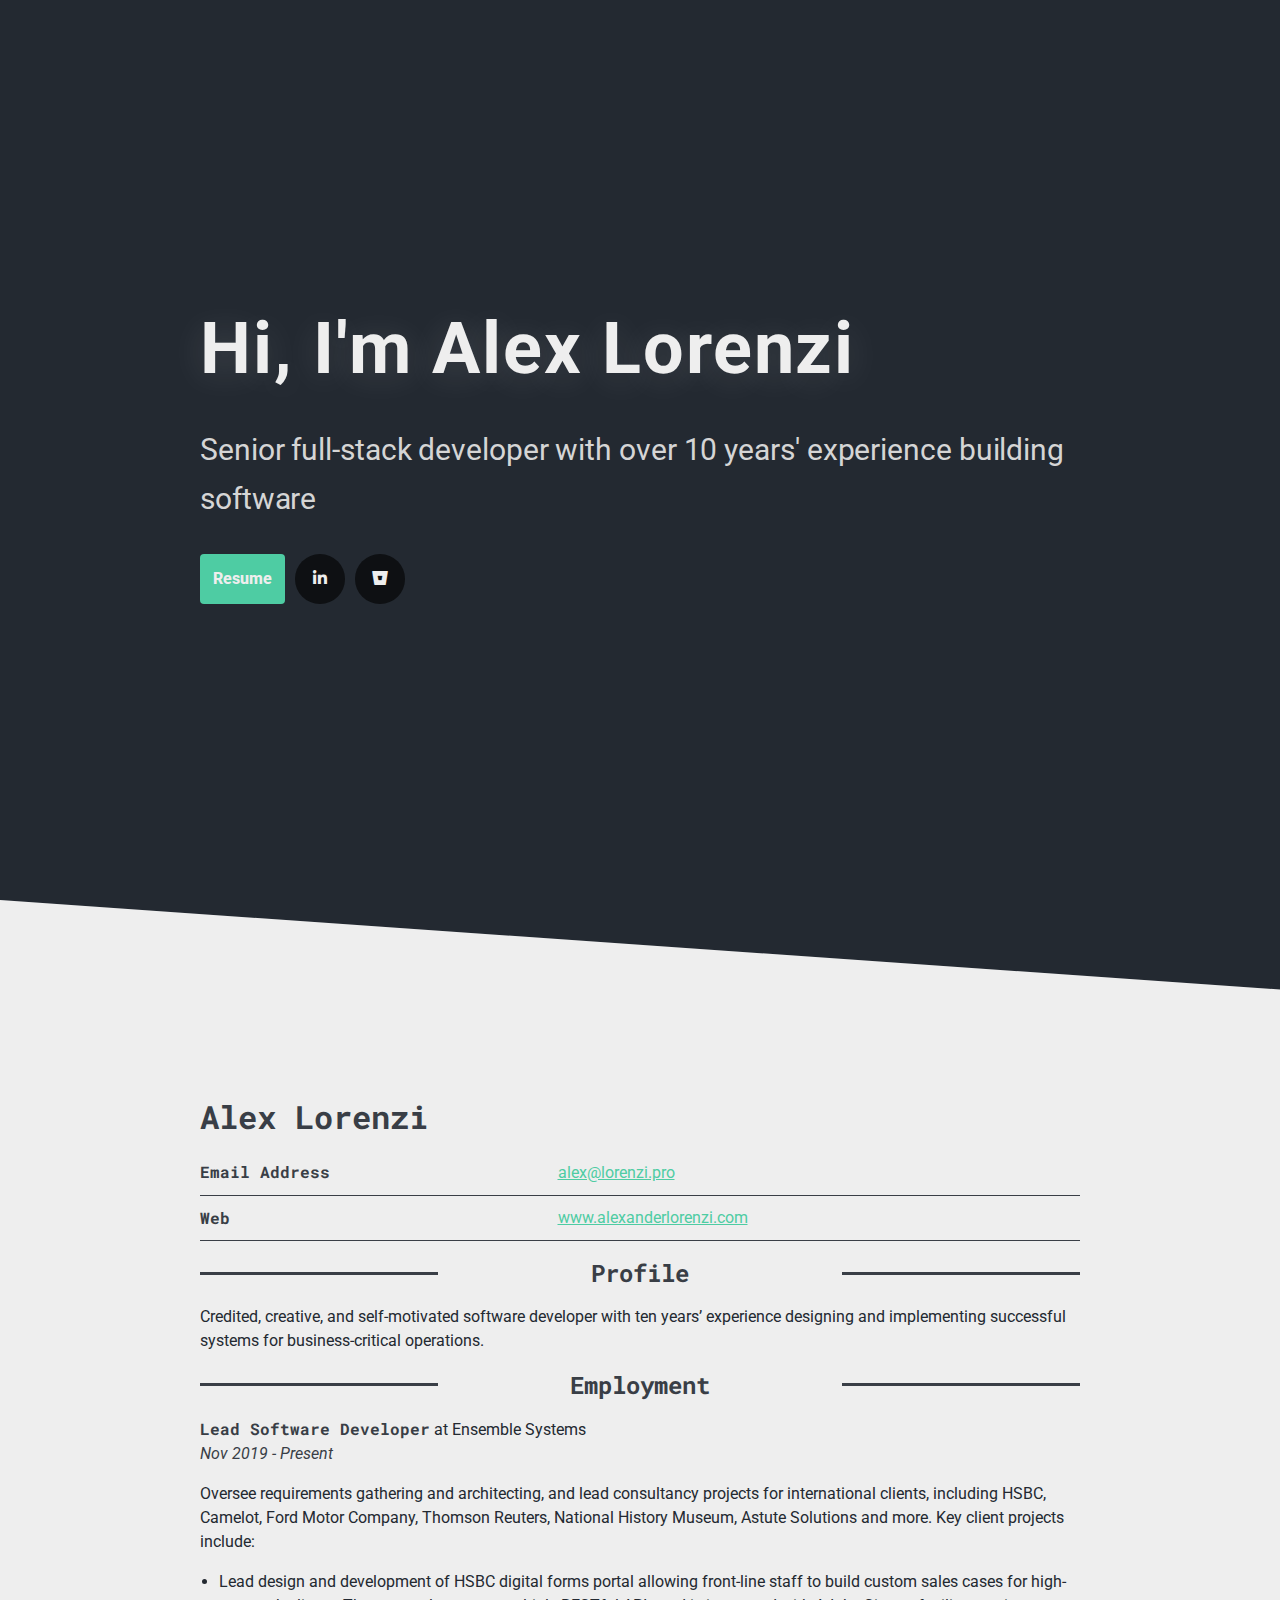
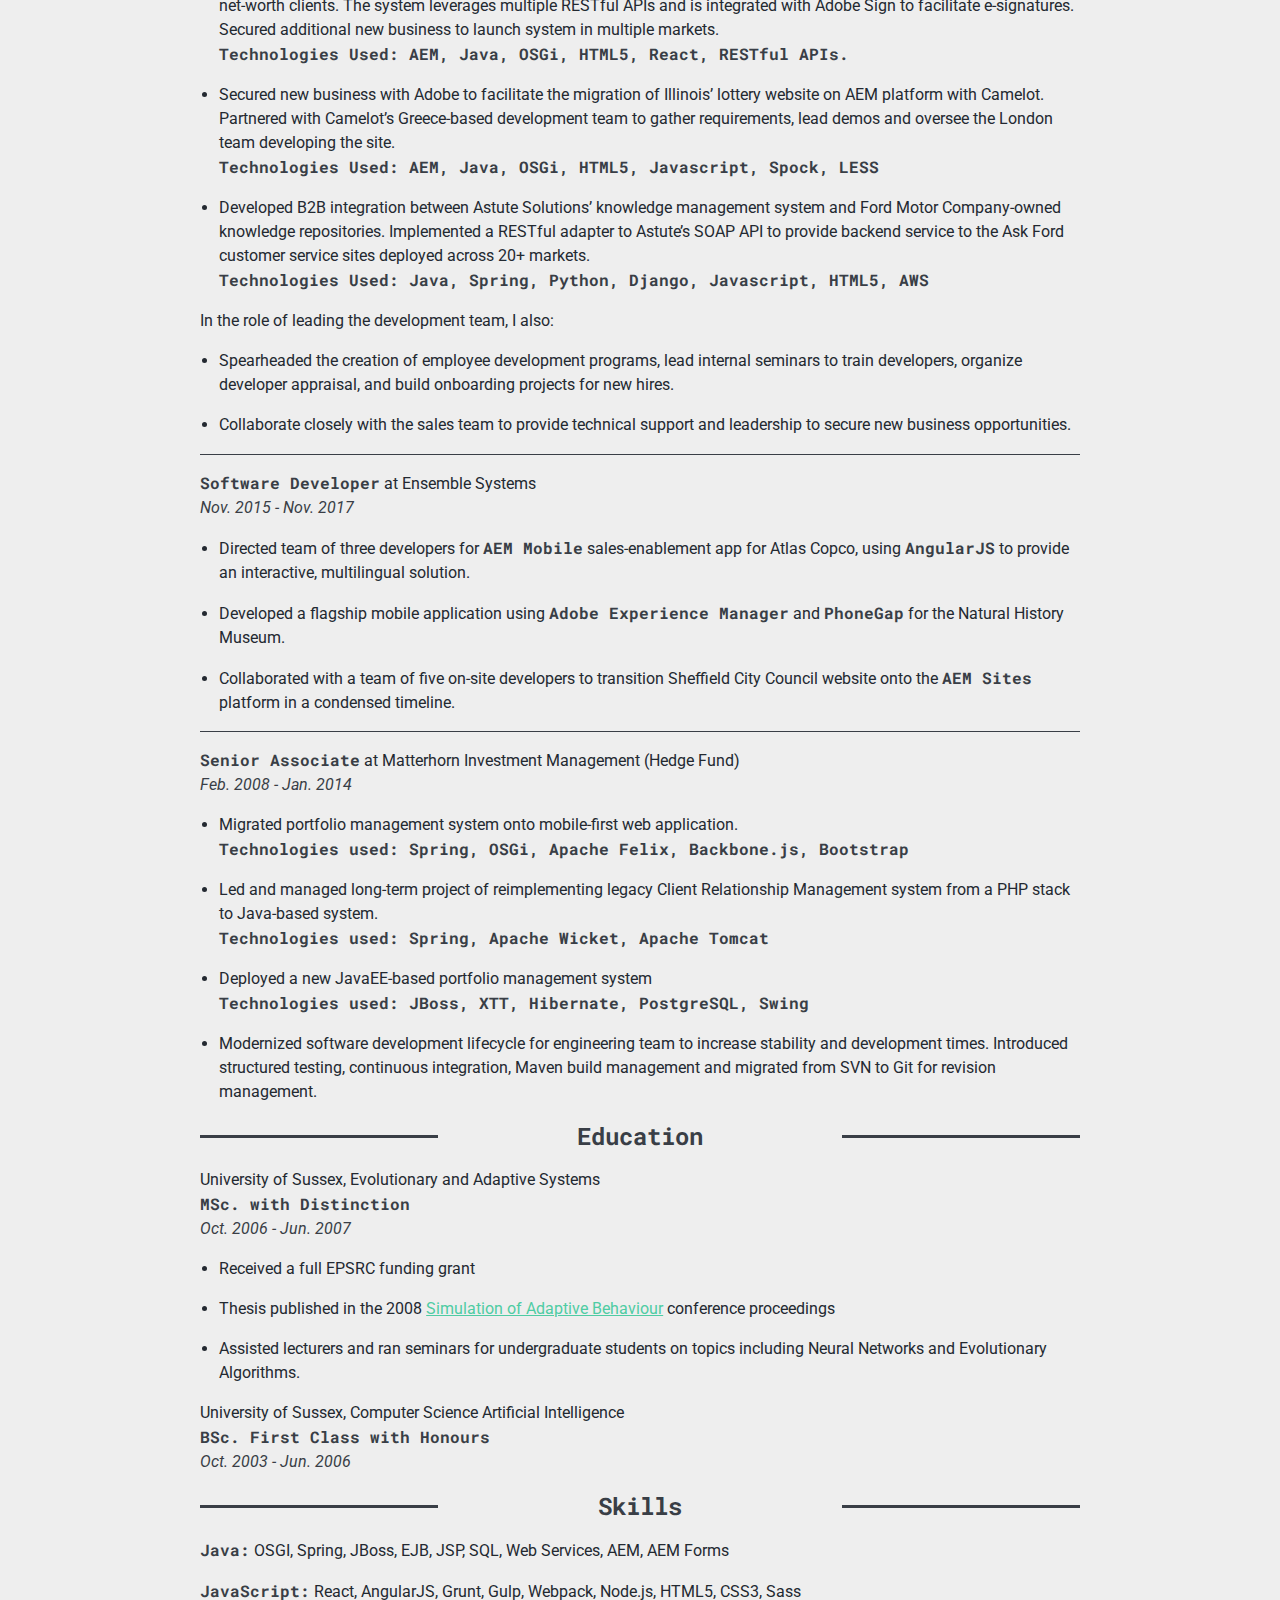
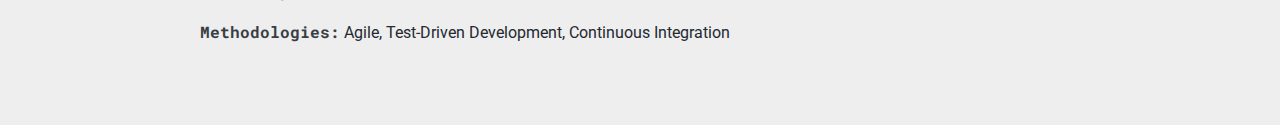
<file: index.html>
<!DOCTYPE html><html><head><meta charset="utf-8"><meta name="theme-color" content="#1d2228"><meta name="viewport" content="width=device-width, initial-scale=1"><title>Alex Lorenzi :: Developer</title><script async="" src="https://www.googletagmanager.com/gtag/js?id=UA-112615457-2"></script><script>function a(){dataLayer.push(arguments)}window.dataLayer=window.dataLayer||[],a("js",new Date),a("config","UA-112615457-2");</script><link rel="stylesheet" href="/src.8dcceb58.css"></head><body> <main class="container"> <section class="hero"> <div class="content"> <h1 class="hero__heading"> Hi, I'm Alex Lorenzi </h1> <p class="hero__subheader"> Senior full-stack developer with over 10 years' experience building software </p> <div> <a href="#resume" class="btn" id="link__resume">Resume</a> <a href="https://www.linkedin.com/in/alex-lorenzi/" class="btn more-info" id="link__linkedin"><i class="fab fa-linkedin-in"></i></a> <a href="https://bitbucket.org/iveseenthedark/" class="btn more-info" id="link__code"><i class="fab fa-bitbucket"></i></a> </div> </div> </section> <section id="resume" class="resume"> <div class="content"></div> </section> </main> <script src="/src.83c48796.js"></script> </body></html>
</file>
